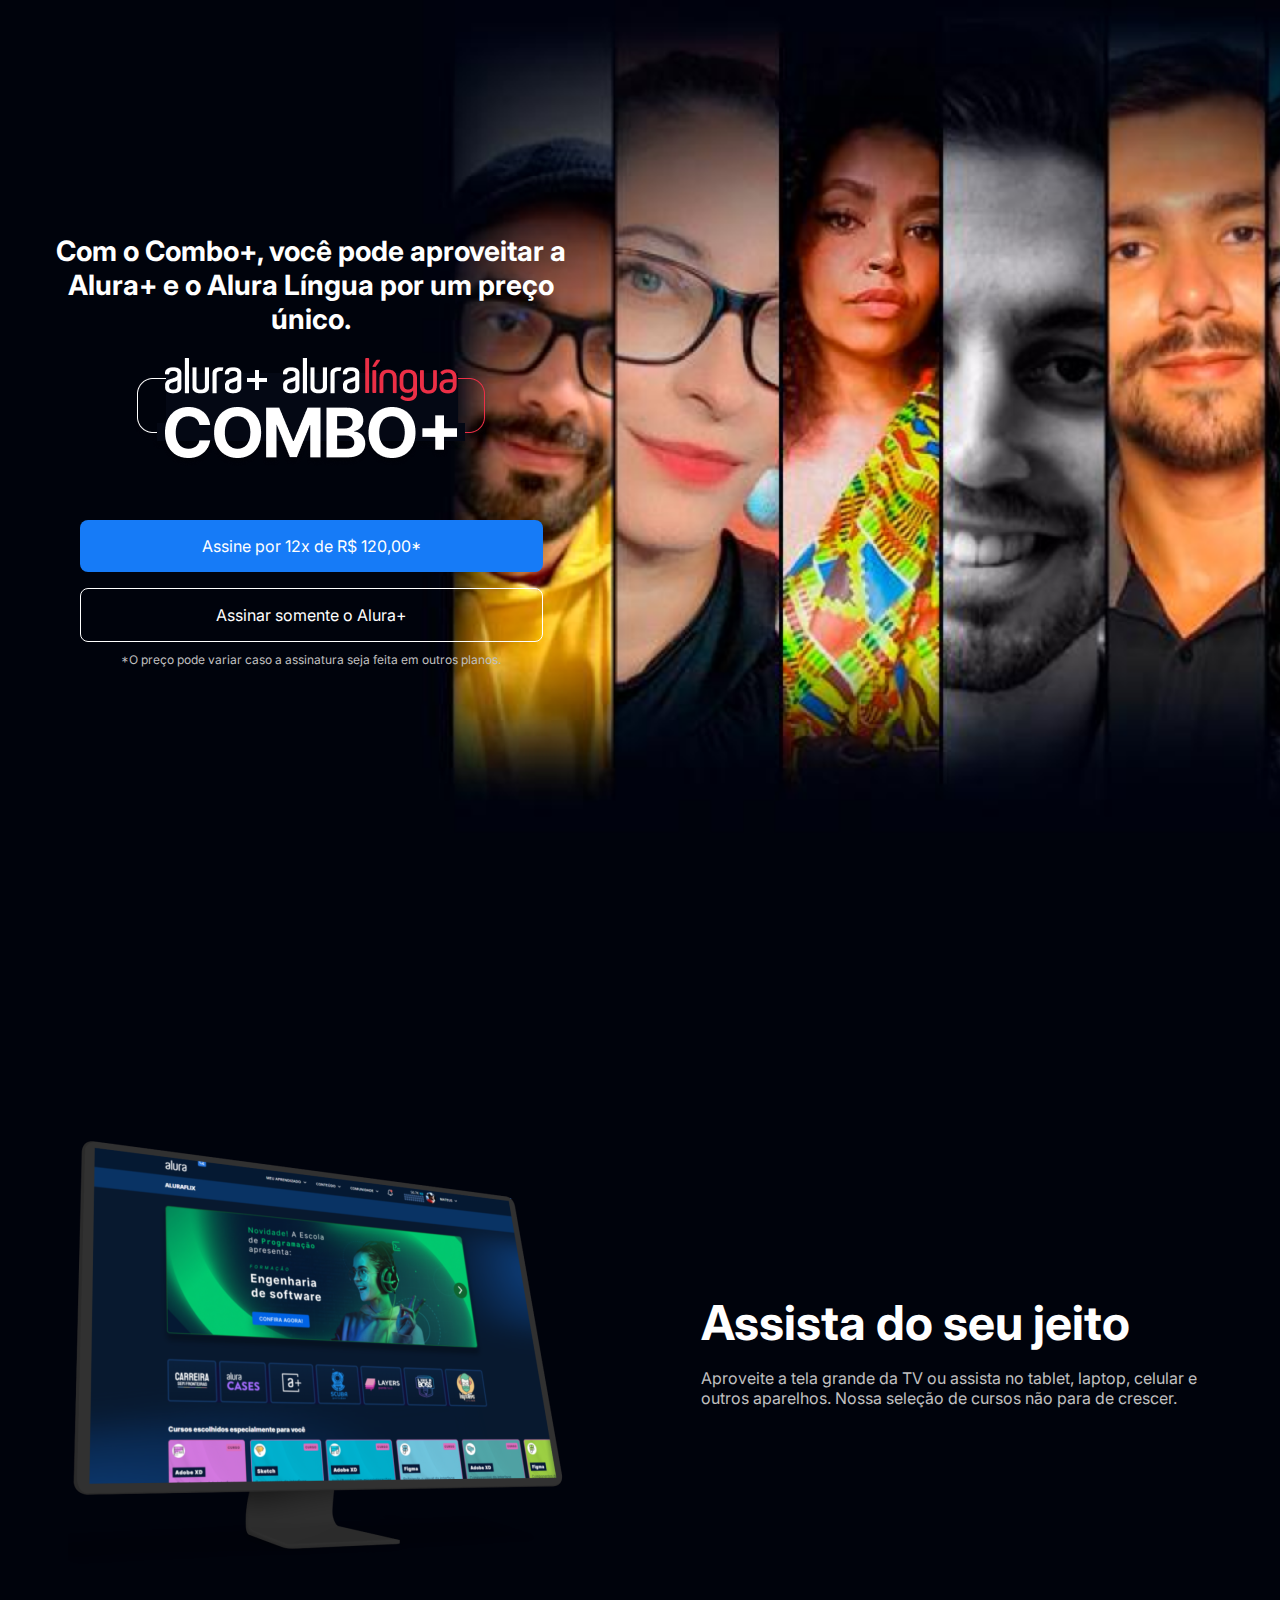
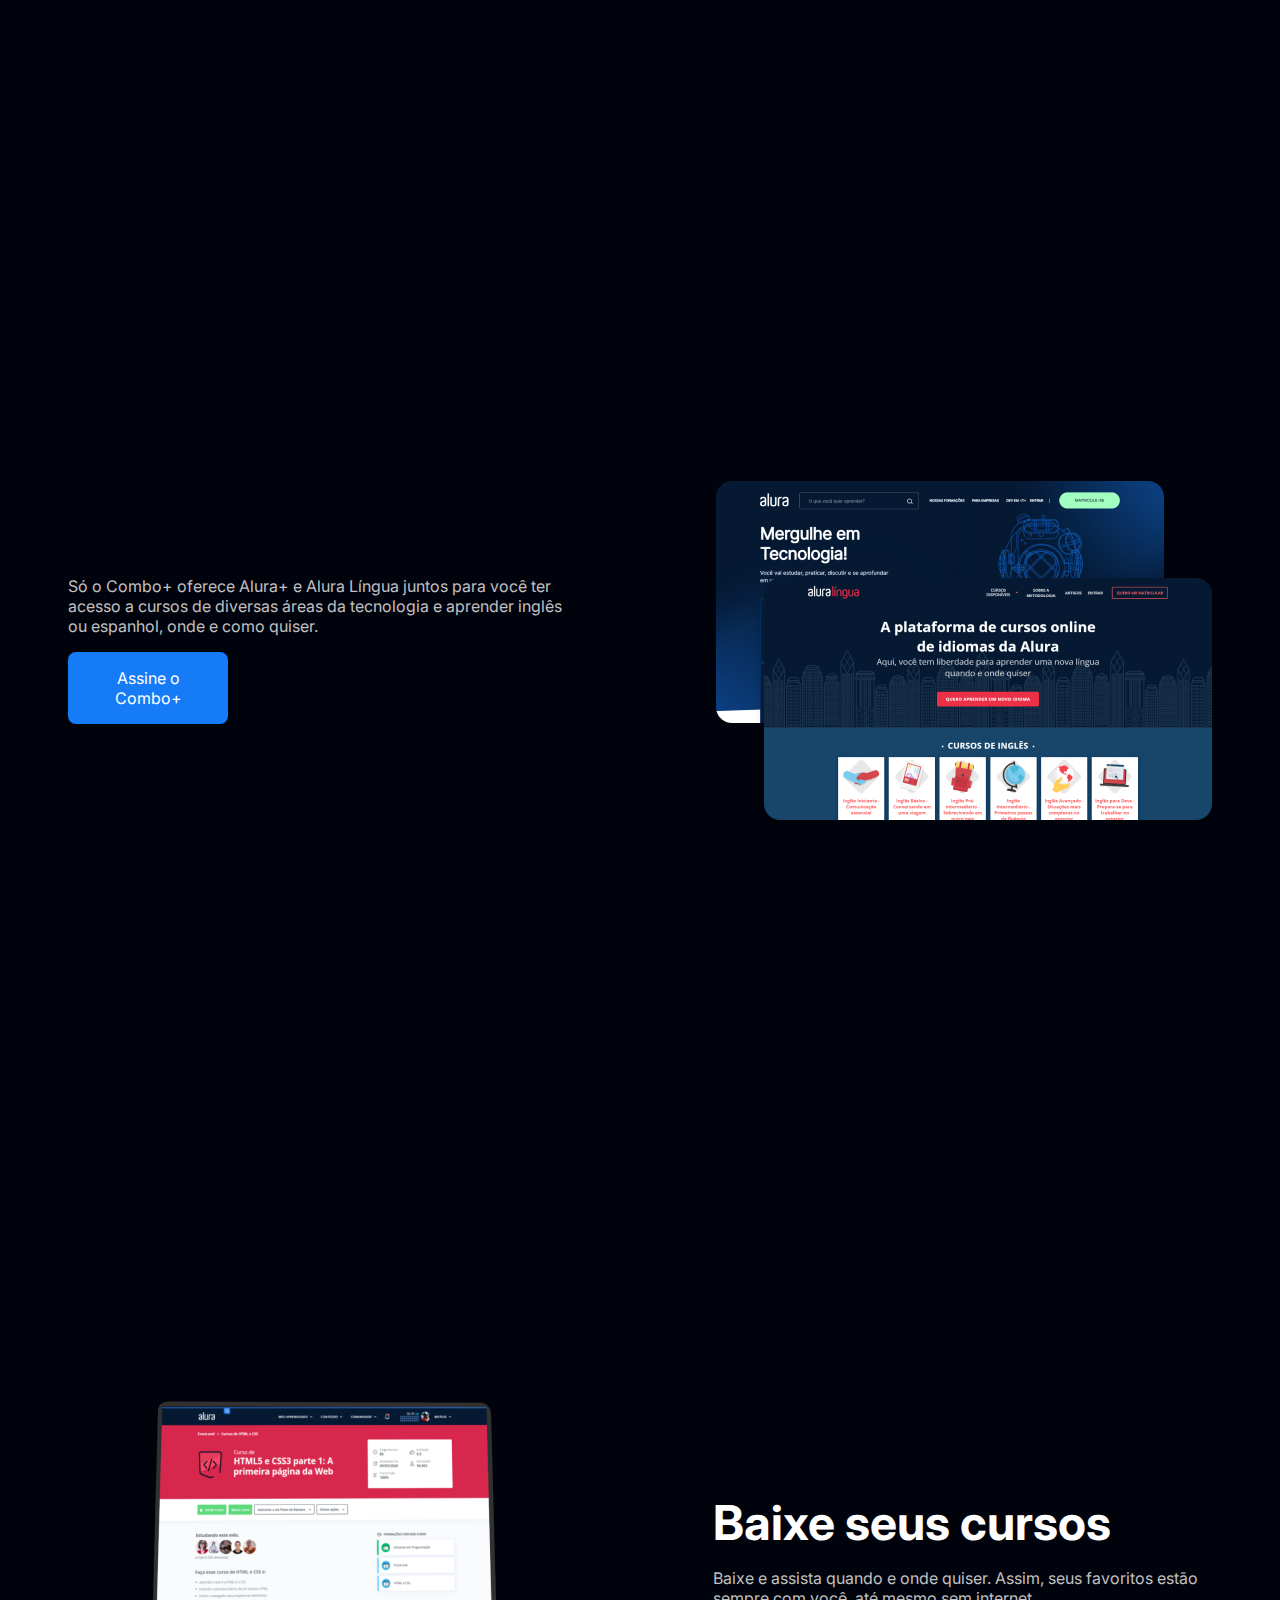
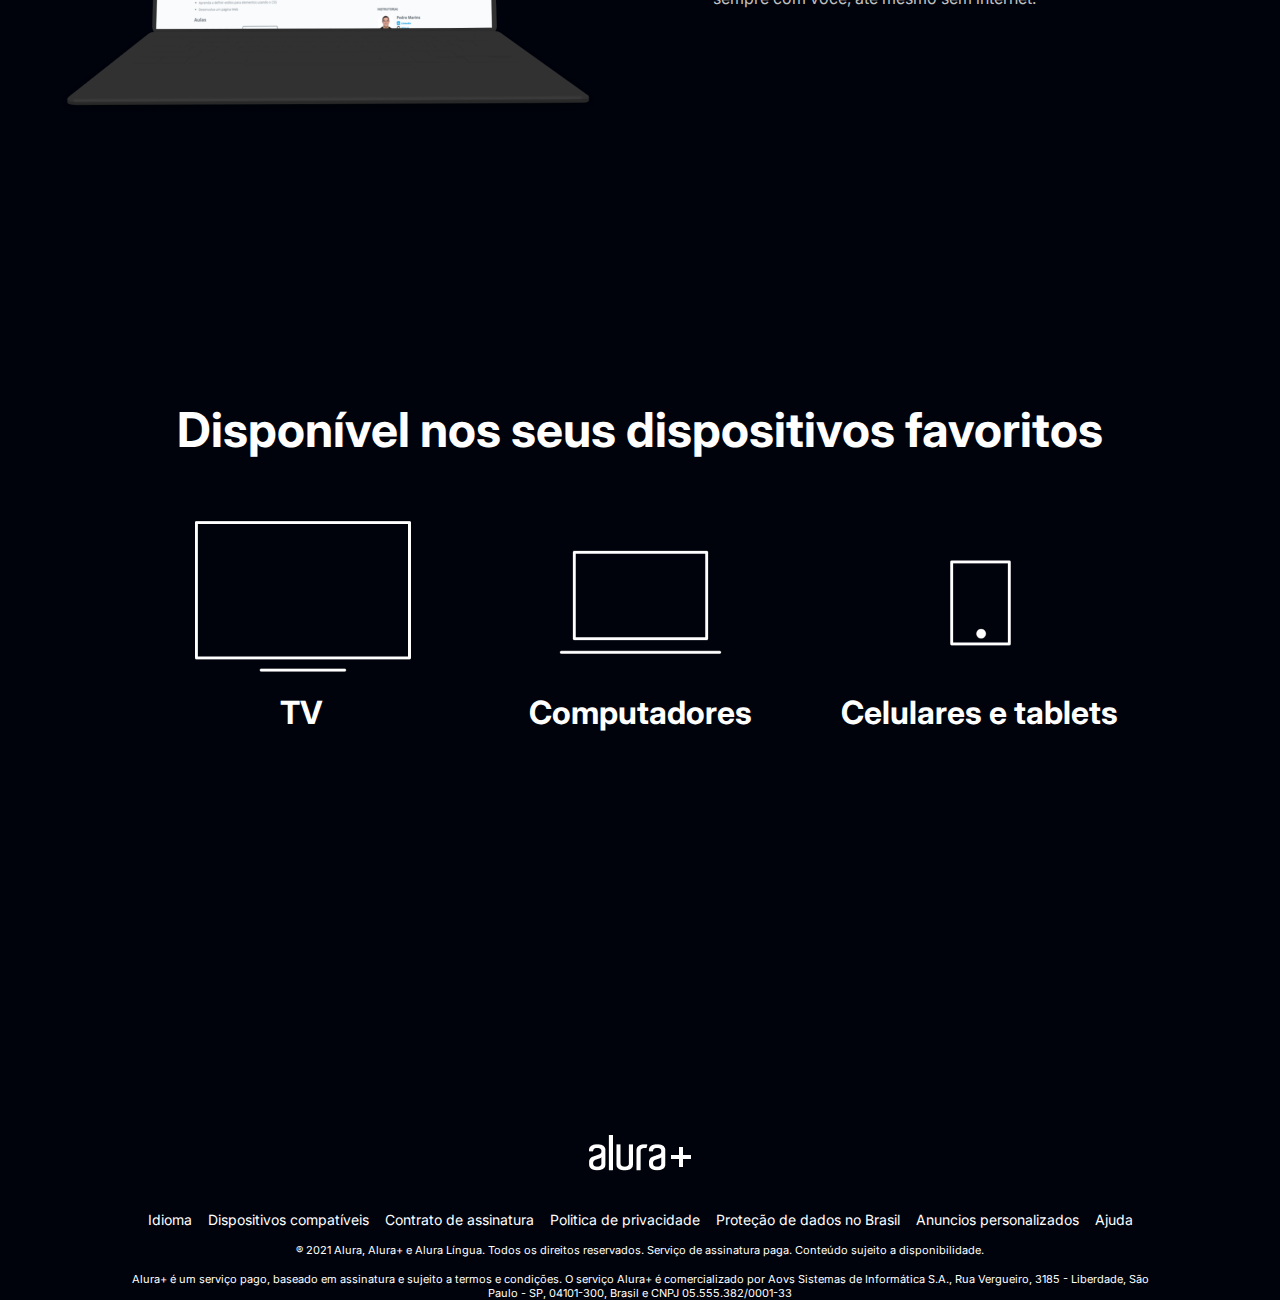
<file: projetos/Alura+/index.html>
<!DOCTYPE html>
<html lang="pt-br">

<head>
    <meta charset="UTF-8">
    <meta http-equiv="X-UA-Compatible" content="IE=edge">
    <meta name="viewport" content="width=device-width, initial-scale=1.0">
    <title>Alura Plus</title>
    <link rel="stylesheet" href="./styles.css">
    <link rel="preconnect" href="https://fonts.googleapis.com">
    <link rel="preconnect" href="https://fonts.gstatic.com" crossorigin>
    <link href="https://fonts.googleapis.com/css2?family=Inter:wght@400;700&display=swap" rel="stylesheet">
</head>

<body>
    <header class="cabecalho">
        <div>
            <h1>Com o Combo+, você pode aproveitar a Alura+ e o Alura Língua por um preço único.</h1>
            <img src="./img/Combo.png" alt="imagem Combo Plus">
            <section>
                <a class="botao__pintado" href="#">Assine por 12x de R$ 120,00*</a>
                <a class="botao__transparente" href="#">Assinar somente o Alura+</a>
            </section>
            <p>*O preço pode variar caso a assinatura seja feita em outros planos.</p>
        </div>
    </header>

    <main class="principal">
        <section class="principal__conteudo__serviços">
            <img src="./img/tela_pc.png" alt="Monitor e celular com a Alura+">
            <div>
                <h3>Assista do seu jeito</h3>
                <p>Aproveite a tela grande da TV ou assista no tablet, laptop, celular e outros aparelhos. Nossa seleção
                    de cursos não para de crescer.</p>
            </div>
        </section>
        <section class="principal__conteudo__serviços">
            <div>
                <p>Só o Combo+ oferece Alura+ e Alura Língua juntos para você ter acesso a cursos de diversas áreas da
                    tecnologia e aprender inglês ou espanhol, onde e como quiser.</p>
                <a href="#">Assine o Combo+</a>
            </div>
            <img src="./img/Telas.png" alt="Tela do Alura+ e Alura língua">
        </section>
        <section class="principal__conteudo__serviços">
            <img src="./img/Notebook.png" alt="Notebook com tela da Alura+">
            <div>
                <h3>Baixe seus cursos</h3>
                <p>Baixe e assista quando e onde quiser. Assim, seus favoritos estão sempre com você, até mesmo sem
                    internet.</p>
            </div>
        </section>
        <section class="principal__conteudo__dispositivos">
            <h3>Disponível nos seus dispositivos favoritos</h3>
            <ul>
                <li>
                    <img src="./img/tv.png" alt="TV">
                    <p>TV</p>
                </li>
                <li>
                    <img src="./img/computador.png" alt="Computador">
                    <p>Computadores</p>
                </li>
                <li>
                    <img src="./img/celular.png" alt="Celular">
                    <p>Celulares e tablets</p>
                </li>
            </ul>
        </section>
    </main>

    <footer class="rodape">
        <img src="./img/alura+.png" alt="Alura+">
        <div>
            <ul>
                <li>
                    <a href="#">Idioma</a>
                </li>
                <li>
                    <a href="#">Dispositivos compatíveis</a>
                </li>
                <li>
                    <a href="#">Contrato de assinatura</a>
                </li>
                <li>
                    <a href="#">Politica de privacidade</a>
                </li>
                <li>
                    <a href="#">Proteção de dados no Brasil</a>
                </li>
                <li>
                    <a href="#">Anuncios personalizados</a>
                </li>
                <li>
                    <a href="#">Ajuda</a>
                </li>
            </ul>
            <p>® 2021 Alura, Alura+ e Alura Língua. Todos os direitos reservados. Serviço de assinatura paga. Conteúdo
                sujeito a disponibilidade.</p>

            <P>Alura+ é um serviço pago, baseado em assinatura e sujeito a termos e condições. O serviço Alura+ é
                comercializado por Aovs Sistemas de Informática S.A., Rua Vergueiro, 3185 - Liberdade, São Paulo - SP,
                04101-300, Brasil e CNPJ 05.555.382/0001-33</p>
        </div>
    </footer>
</body>

</html>
</file>
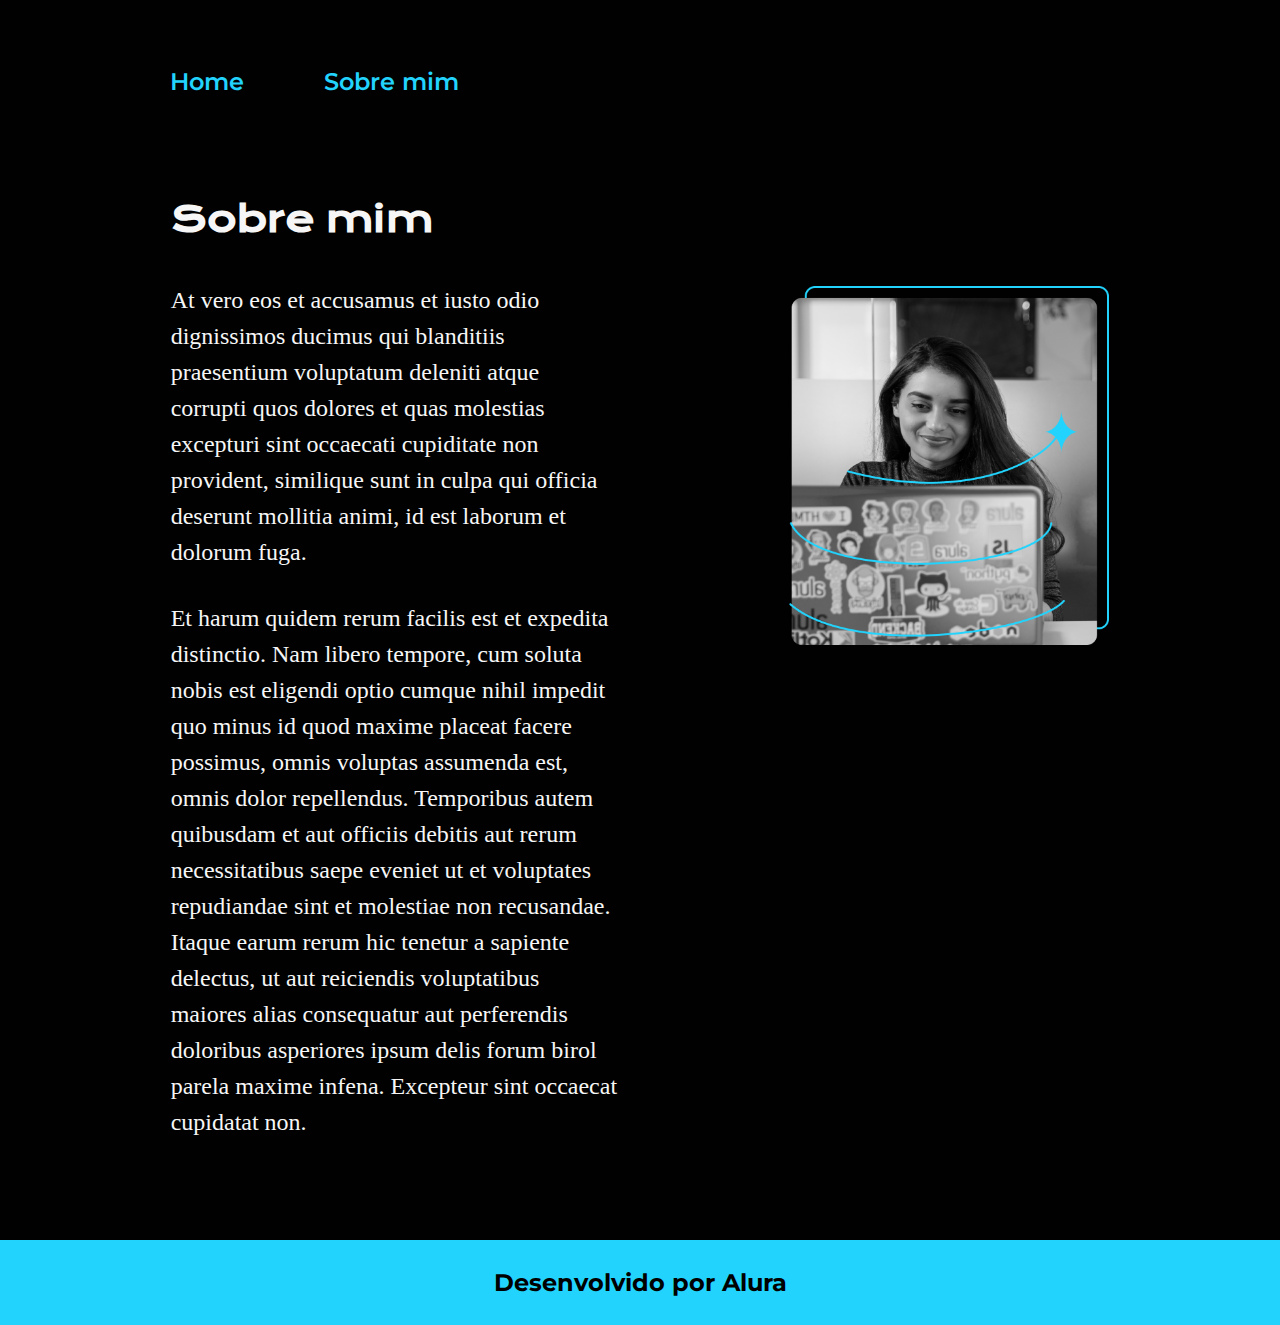
<file: projetos/Portfolio/pages/Sobre/index.html>
<!DOCTYPE html>
<html lang="pt-br">

<head>
    <meta charset="UTF-8">
    <meta http-equiv="X-UA-Compatible" content="IE=edge">
    <meta name="viewport" content="width=device-width, initial-scale=1.0">
    <title>Sobre mim</title>

    <link rel="stylesheet" href="./styles.css">

    <link rel="preconnect" href="https://fonts.googleapis.com">
    <link rel="preconnect" href="https://fonts.gstatic.com" crossorigin>
    <link href="https://fonts.googleapis.com/css2?family=Krona+One&family=Montserrat:wght@400;600&display=swap"
        rel="stylesheet">
</head>

<body>
    <header class="cabecalho">
        <nav>
            <a href="../../index.html">Home</a>
            <a href="./index.html">Sobre mim</a>
        </nav>
    </header>
    <main class="principal">
        <section>
            <h1>Sobre mim</h1>
            <ul>
                <li>
                    At vero eos et accusamus et iusto odio dignissimos ducimus qui blanditiis praesentium voluptatum
                    deleniti atque corrupti quos dolores et quas molestias excepturi sint occaecati cupiditate non
                    provident, similique sunt in culpa qui officia deserunt mollitia animi, id est laborum et
                    dolorum fuga.
                </li>
                <li>
                    Et harum quidem rerum facilis est et expedita distinctio. Nam libero tempore, cum soluta nobis
                    est eligendi optio cumque nihil impedit quo minus id quod maxime placeat facere possimus, omnis
                    voluptas assumenda est, omnis dolor repellendus. Temporibus autem quibusdam et aut officiis
                    debitis aut rerum necessitatibus saepe eveniet ut et voluptates repudiandae sint et molestiae
                    non recusandae. Itaque earum rerum hic tenetur a sapiente delectus, ut aut reiciendis
                    voluptatibus maiores alias consequatur aut perferendis doloribus asperiores ipsum delis forum
                    birol parela maxime infena. Excepteur sint occaecat cupidatat non.
                </li>
            </ul>
        </section>
        <img src="../../img/perfil.png" alt="foto de perfil">
    </main>
    <footer class="rodape">
        <strong>Desenvolvido por Alura</strong>
    </footer>
</body>

</html>
</file>
<file: projetos/Alura+/styles.css>
* {
    margin: 0;
    padding: 0;
    text-decoration: none;
    list-style: none;
}

:root {
    --cor-de-fundo: #00030c;
    --cor-primaria-fonte: #fff;
    --cor-secundaria-fonte: #c0c0c0;
    --cor-componentes: #167bf7;
    --fonte-padrao: "inter";
}

html {
    font-size: 62.5%;
}

body {
    background-color: var(--cor-de-fundo);
    color: var(--cor-primaria-fonte);
    font-family: var(--fonte-padrao);
    font-weight: 400;
}

/* header */
.cabecalho {
    background-image: url(./img/Background.png);
    background-repeat: no-repeat;
    background-size: cover;
    background-position: center;
    height: 100vh;
    display: flex;
    align-items: center;
    padding-left: 5.4rem;
}

.cabecalho h1 {
    font-size: 2.8rem;
    font-weight: 700;
    text-align: center;
    margin-bottom: 2.2rem;
}

.cabecalho div {
    width: 42%;
    display: flex;
    flex-direction: column;
    align-items: center;
}

.cabecalho section {
    display: flex;
    flex-direction: column;
    gap: 1.6rem;
    width: 90%;
    margin-top: 5.4rem;
}

.cabecalho section a {
    color: var(--cor-primaria-fonte);
    padding: 1.6rem;
    font-size: 1.6rem;
    text-align: center;
    border-radius: 0.8rem;
}

.cabecalho section .botao__pintado {
    background-color: var(--cor-componentes);
}

.cabecalho section .botao__transparente {
    border: 0.1rem solid var(--cor-primaria-fonte);
}

.cabecalho p {
    font-size: 1.2rem;
    color: var(--cor-secundaria-fonte);
    text-align: center;
    margin-top: 1rem;
}

/* main */
.principal h3 {
    font-size: 4.8rem;
}

.principal p {
    font-size: 1.6rem;
    color: var(--cor-secundaria-fonte);
}

.principal div {
    display: flex;
    flex-direction: column;
    width: 40%;
    gap: 1.6rem;
}

.principal__conteudo__serviços {
    height: 100vh;
    display: flex;
    align-items: center;
    justify-content: space-around;
}

.principal a {
    background-color: var(--cor-componentes);
    border-radius: 8px;
    padding: 1.6rem;
    width: 25%;
    text-align: center;
    color: var(--cor-primaria-fonte);
    font-size: 1.6rem;
}

.principal__conteudo__dispositivos {
    height: 50vh;
    display: flex;
    align-items: center;
    flex-direction: column;
    gap: 4rem;
}

.principal__conteudo__dispositivos ul {
    display: flex;
}

.principal__conteudo__dispositivos li p {
    text-align: center;
    font-size: 3.2rem;
    color: var(--cor-primaria-fonte);
    font-weight: 700;
}

/* footer */
.rodape {
    height: 50vh;
    display: flex;
    flex-direction: column;
    align-items: center;
    justify-content: end;
    gap: 4rem;
}

.rodape ul {
    display: flex;
    gap: 1.6rem;
}

.rodape div {
    display: flex;
    flex-direction: column;
    align-items: center;
    gap: 1.5rem;
    text-align: center;
    width: 80%;
}

.rodape a {
    color: var(--cor-primaria-fonte);
    font-size: 1.4rem;
}

.rodape a:hover {
    color: var(--cor-componentes);
}

.rodape p {
    font-size: 1.1rem;
}
</file>
<file: projetos/Portfolio/pages/Sobre/styles.css>
* {
    margin: 0;
    padding: 0;
    box-sizing: border-box;
    list-style: none;
    text-decoration: none;
}

:root {
    --cor-de-fundo: #010101;
    --cor-letra-primaria: #22d4fd;
    --cor-letra-secundaria: #f6f6f6;
    --cor-letra-footer: #000;
    --fonte-krona: 'Krona One', sans-serif;
    --fonte-montserrat: 'Montserrat', sans-serif;
}

html {
    font-size: 62.5%;
}

body {
    background-color: var(--cor-de-fundo);
    color: var(--cor-letra-secundaria);
    height: 100vh;
    display: flex;
    flex-direction: column;
    justify-content: space-between;
}

/* header  */
.cabecalho nav {
    display: flex;
    gap: 8rem;
    font-size: 2.4rem;
    margin-left: 13.3%;
    margin-top: 6.7rem;
}

.cabecalho a {
    color: var(--cor-letra-primaria);
    font-family: var(--fonte-montserrat);
    font-weight: 600;
}

/* main  */
.principal {
    display: flex;
    align-items: start;
    justify-content: space-evenly;
    padding: 10rem 0;
}

.principal section {
    display: flex;
    flex-direction: column;
    width: 35%;
    gap: 4rem;
}

.principal h1 {
    font-size: 3.6rem;
    font-family: var(--fonte-krona);
}

.principal ul {
    display: flex;
    flex-direction: column;
    gap: 3rem;
}

.principal ul li {
    font-size: 2.4rem;
    line-height: 3.6rem;
}

.principal img {
    width: 25%;
    margin-top: 9rem;
}

/* rodape  */
.rodape {
    background-color: var(--cor-letra-primaria);
    display: flex;
    align-items: center;
    justify-content: center;
}

.rodape strong {
    font-family: var(--fonte-montserrat);
    font-size: 2.4rem;
    color: var(--cor-letra-footer);
    padding: 2.8rem 0;
}

@media (max-width: 450px) {
    .cabecalho nav {
        margin-left: 0;
        justify-content: center;
    }
    .principal {
        flex-direction: column-reverse;
        align-items: center;
        padding: 0 0 5rem 0;
    }
    
    .principal section {
        width: 100%;
        align-items: center;
    }
    .principal ul {
        width: 80%;
    }
    .principal img {
        width: 60%;
        margin-bottom: 10%;
    }
}
</file>
